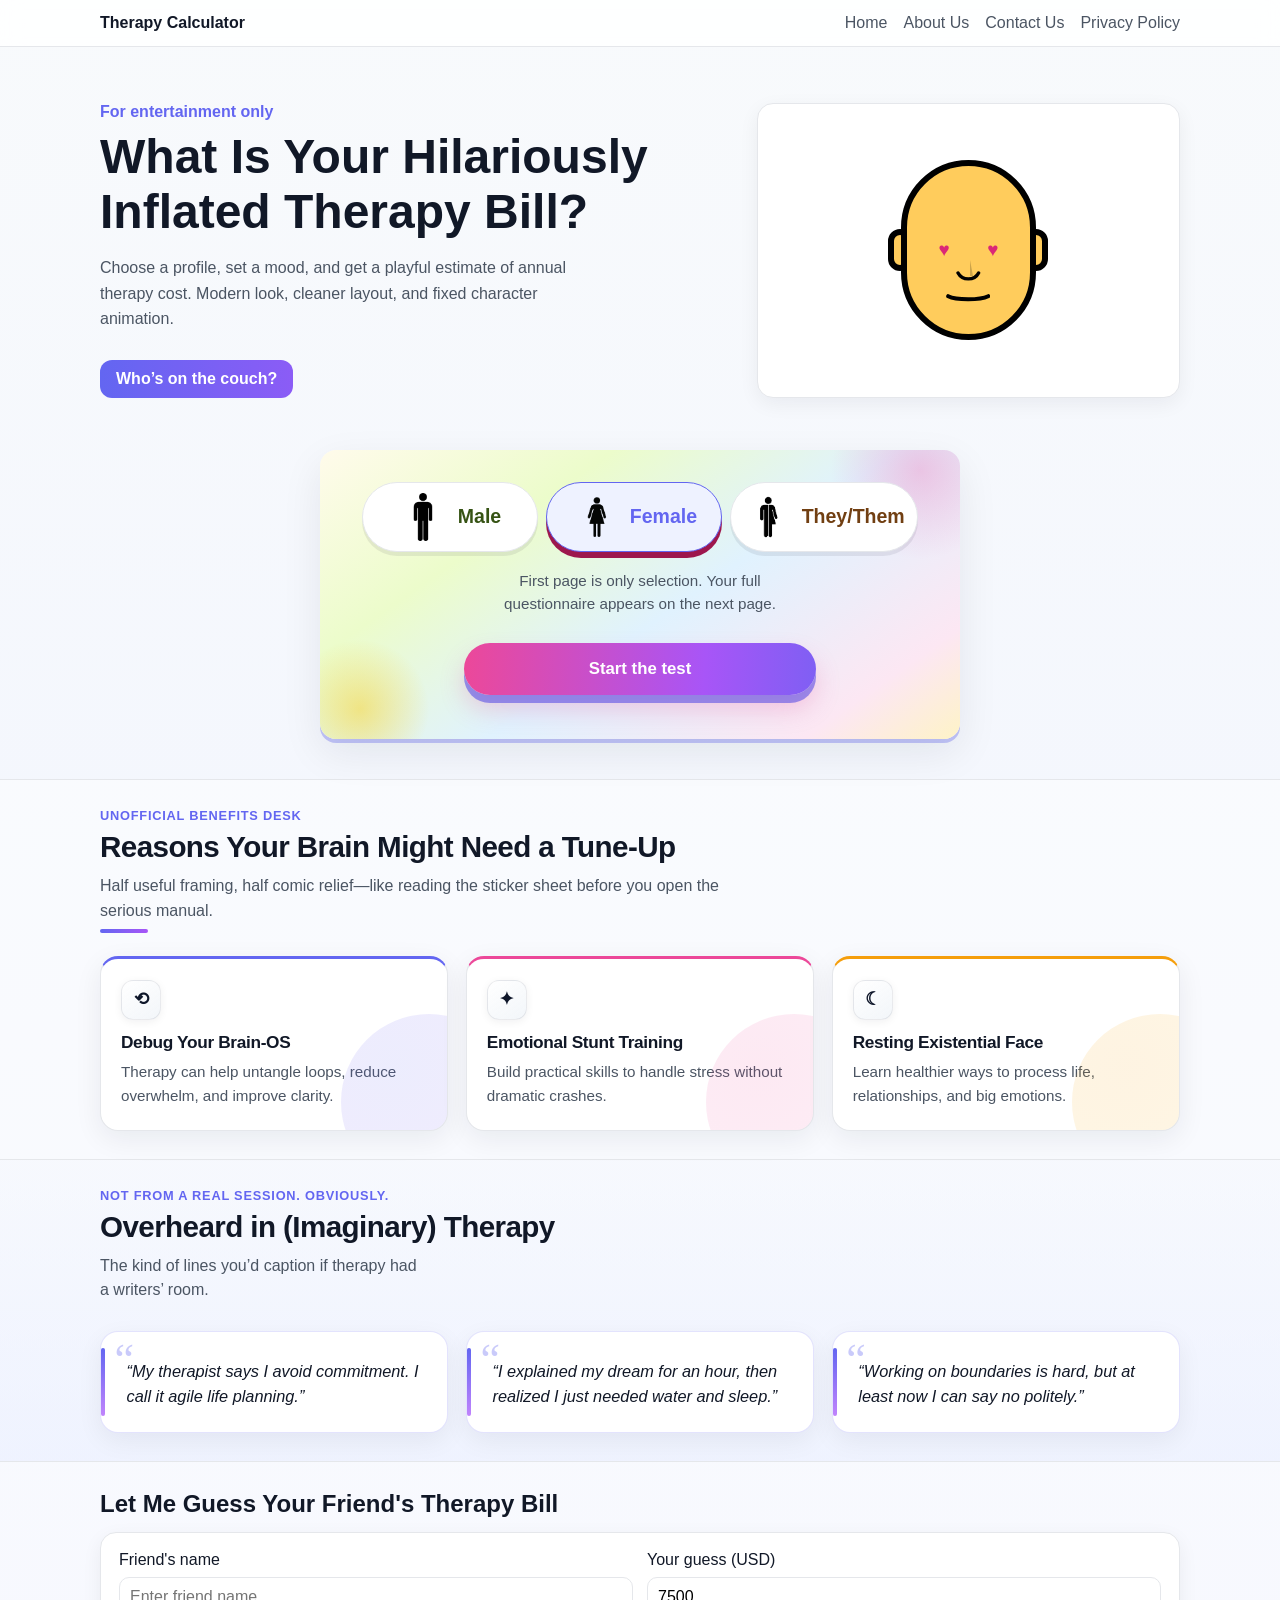
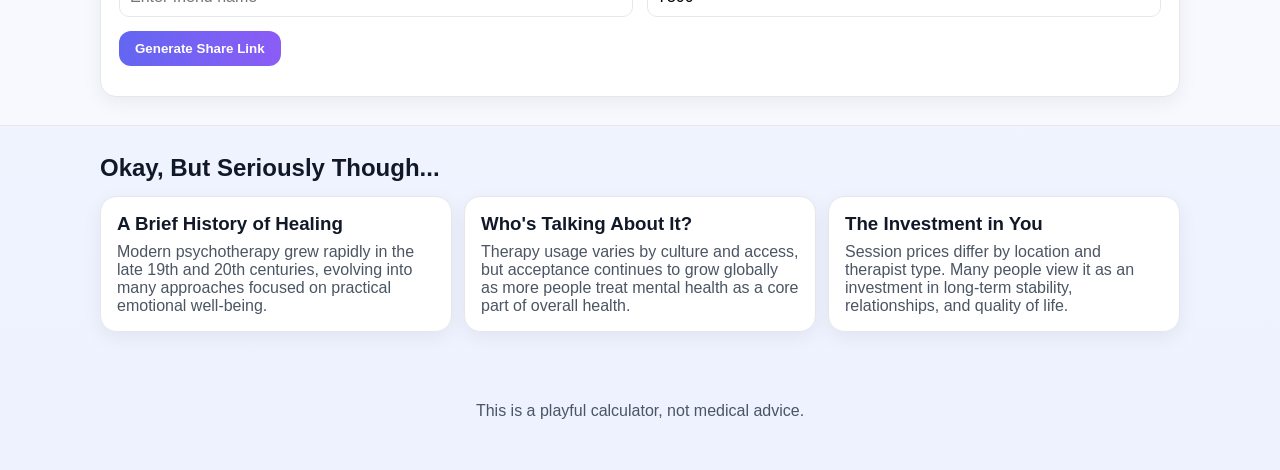
<file: index.html>
<!doctype html>
<html lang="en">
  <head>
    <meta charset="UTF-8" />
    <meta name="viewport" content="width=device-width, initial-scale=1.0" />
    <title>Therapy Calculator</title>
    <meta name="description" content="A playful therapy cost calculator with animated character moods." />
    <link rel="stylesheet" href="./styles.css?v=20260330-33" />
    <script defer src="./app.js?v=20260330-33"></script>
  </head>
  <body>
    <header class="site-header">
      <div class="container nav">
        <a class="logo" href="./">Therapy Calculator</a>
        <nav class="nav-links">
          <a href="./index.html">Home</a>
          <a href="./about.html">About Us</a>
          <a href="./contact.html">Contact Us</a>
          <a href="./privacy-policy.html">Privacy Policy</a>
        </nav>
      </div>
    </header>

    <main>
      <section class="hero">
        <div class="container hero-grid">
          <div class="hero-copy">
            <p class="eyebrow">For entertainment only</p>
            <h1>What Is Your Hilariously Inflated Therapy Bill?</h1>
            <p class="lead">
              Choose a profile, set a mood, and get a playful estimate of annual therapy cost.
              Modern look, cleaner layout, and fixed character animation.
            </p>
            <a class="btn btn-primary" href="#calculator">Who’s on the couch?</a>
          </div>

          <div class="hero-card" id="character-card">
            <div class="hero-avatar-wrap">
              <div class="face female" id="face">
                <div class="ears" aria-hidden="true"></div>
                <div class="face__wrap">
                  <div class="eyes eyes--heart" id="eyes"></div>
                  <div class="nose" aria-hidden="true">
                    <svg xmlns="http://www.w3.org/2000/svg" width="29" height="12" viewBox="0 0 29 12">
                      <g fill="none" fill-rule="evenodd" stroke-linecap="round">
                        <g stroke-width="4">
                          <path d="M2.4 2.5C4.6 6.6 9.1 9.4 14.4 9.4L14.4 9.4C19.8 9.4 24.3 6.5 26.4 2.4" />
                        </g>
                      </g>
                    </svg>
                  </div>
                  <div class="mouth" aria-hidden="true">
                    <svg xmlns="http://www.w3.org/2000/svg" width="44" height="8" viewBox="0 0 44 8">
                      <g fill="none" fill-rule="evenodd" stroke-linecap="round">
                        <g stroke-width="4">
                          <path d="M2.2 2.2C5.7 4 13.3 5.2 22.1 5.2L22.1 5.2C31 5.2 38.7 3.9 42.2 2.2" />
                        </g>
                      </g>
                    </svg>
                  </div>
                </div>
              </div>
            </div>
            <p class="face-caption sr-only" id="face-caption">Therapist avatar (woman)</p>
          </div>
        </div>
      </section>

      <section id="calculator" class="section gender-pick-section">
        <div class="container container--narrow">
          <div class="panel gender-pick-panel">
            <fieldset class="quiz-intro gender-pick-fieldset">
              <legend class="sr-only">Pick a gender, then start the test</legend>
              <div class="chips gender-chips" role="radiogroup" aria-label="Pick a gender">
                <button class="chip chip-gender chip-gender--male" data-gender="male" type="button">
                  <img
                    class="gender-icon"
                    src="./assets/gender-icons/male.png"
                    width="48"
                    height="48"
                    alt=""
                  />
                  <span>Male</span>
                </button>
                <button class="chip chip-gender chip-gender--female active" data-gender="female" type="button">
                  <img
                    class="gender-icon"
                    src="./assets/gender-icons/female.png"
                    width="48"
                    height="48"
                    alt=""
                  />
                  <span>Female</span>
                </button>
                <button class="chip chip-gender chip-gender--other" data-gender="other" type="button">
                  <img
                    class="gender-icon"
                    src="./assets/gender-icons/other.png"
                    width="48"
                    height="48"
                    alt=""
                  />
                  <span>They/Them</span>
                </button>
              </div>
              <p class="quiz-hint quiz-hint--center">
                First page is only selection. Your full questionnaire appears on the next page.
              </p>
              <button id="start-test-btn" class="btn btn-start-test" type="button">Start the test</button>
            </fieldset>
          </div>
        </div>
      </section>

      <section id="why" class="section alt section-tuneup">
        <div class="container">
          <header class="section-head section-head--tuneup">
            <p class="section-kicker">Unofficial benefits desk</p>
            <h2>Reasons Your Brain Might Need a Tune-Up</h2>
            <p class="section-lede">
              Half useful framing, half comic relief—like reading the sticker sheet before you open the serious manual.
            </p>
          </header>
          <div class="feature-grid">
            <article class="feature-card feature-card--indigo">
              <span class="feature-card__glyph" aria-hidden="true">⟲</span>
              <h3>Debug Your Brain-OS</h3>
              <p>Therapy can help untangle loops, reduce overwhelm, and improve clarity.</p>
            </article>
            <article class="feature-card feature-card--rose">
              <span class="feature-card__glyph" aria-hidden="true">✦</span>
              <h3>Emotional Stunt Training</h3>
              <p>Build practical skills to handle stress without dramatic crashes.</p>
            </article>
            <article class="feature-card feature-card--amber">
              <span class="feature-card__glyph" aria-hidden="true">☾</span>
              <h3>Resting Existential Face</h3>
              <p>Learn healthier ways to process life, relationships, and big emotions.</p>
            </article>
          </div>
        </div>
      </section>

      <section id="quotes" class="section section-quotes">
        <div class="container">
          <header class="section-head section-head--quotes">
            <p class="section-kicker">Not from a real session. Obviously.</p>
            <h2>Overheard in (Imaginary) Therapy</h2>
            <p class="section-lede">The kind of lines you’d caption if therapy had a writers’ room.</p>
          </header>
          <div class="quote-grid">
            <blockquote class="quote-tile">
              <p>“My therapist says I avoid commitment. I call it agile life planning.”</p>
            </blockquote>
            <blockquote class="quote-tile">
              <p>“I explained my dream for an hour, then realized I just needed water and sleep.”</p>
            </blockquote>
            <blockquote class="quote-tile">
              <p>“Working on boundaries is hard, but at least now I can say no politely.”</p>
            </blockquote>
          </div>
        </div>
      </section>

      <section id="share" class="section alt">
        <div class="container">
          <h2>Let Me Guess Your Friend's Therapy Bill</h2>
          <div class="panel">
            <div class="grid-2">
              <label>
                Friend's name
                <input id="friend-name" type="text" placeholder="Enter friend name" />
              </label>
              <label>
                Your guess (USD)
                <input id="friend-guess" type="number" min="100" max="200000" value="7500" />
              </label>
            </div>
            <button id="generate-link" class="btn btn-primary btn-inline" type="button">Generate Share Link</button>
            <p class="share-output" id="share-output"></p>
          </div>
        </div>
      </section>

      <section id="serious" class="section">
        <div class="container">
          <h2>Okay, But Seriously Though...</h2>
          <div class="cards">
            <article class="card">
              <h3>A Brief History of Healing</h3>
              <p>
                Modern psychotherapy grew rapidly in the late 19th and 20th centuries, evolving into
                many approaches focused on practical emotional well-being.
              </p>
            </article>
            <article class="card">
              <h3>Who's Talking About It?</h3>
              <p>
                Therapy usage varies by culture and access, but acceptance continues to grow globally as
                more people treat mental health as a core part of overall health.
              </p>
            </article>
            <article class="card">
              <h3>The Investment in You</h3>
              <p>
                Session prices differ by location and therapist type. Many people view it as an
                investment in long-term stability, relationships, and quality of life.
              </p>
            </article>
          </div>
        </div>
      </section>
    </main>

    <footer class="site-footer">
      <div class="container">
        <p>This is a playful calculator, not medical advice.</p>
      </div>
    </footer>
  </body>
</html>
</file>
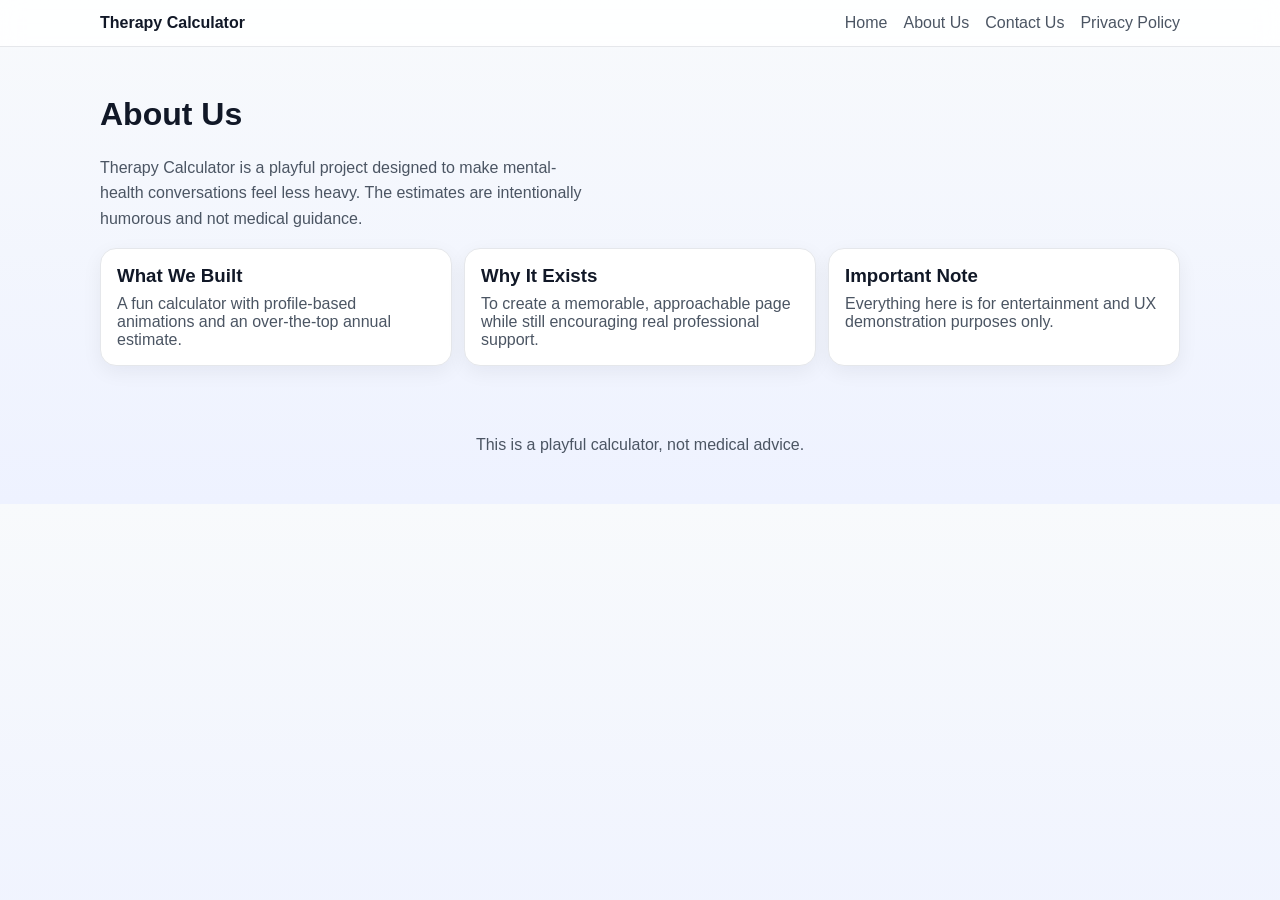
<file: about.html>
<!doctype html>
<html lang="en">
  <head>
    <meta charset="UTF-8" />
    <meta name="viewport" content="width=device-width, initial-scale=1.0" />
    <title>About Us | Therapy Calculator</title>
    <link rel="stylesheet" href="./styles.css?v=20260330-33" />
  </head>
  <body>
    <header class="site-header">
      <div class="container nav">
        <a class="logo" href="./index.html">Therapy Calculator</a>
        <nav class="nav-links">
          <a href="./index.html">Home</a>
          <a href="./about.html">About Us</a>
          <a href="./contact.html">Contact Us</a>
          <a href="./privacy-policy.html">Privacy Policy</a>
        </nav>
      </div>
    </header>

    <main class="section">
      <div class="container">
        <h1>About Us</h1>
        <p class="lead">
          Therapy Calculator is a playful project designed to make mental-health conversations feel less heavy.
          The estimates are intentionally humorous and not medical guidance.
        </p>

        <div class="cards mt-12">
          <article class="card">
            <h3>What We Built</h3>
            <p>A fun calculator with profile-based animations and an over-the-top annual estimate.</p>
          </article>
          <article class="card">
            <h3>Why It Exists</h3>
            <p>To create a memorable, approachable page while still encouraging real professional support.</p>
          </article>
          <article class="card">
            <h3>Important Note</h3>
            <p>Everything here is for entertainment and UX demonstration purposes only.</p>
          </article>
        </div>
      </div>
    </main>

    <footer class="site-footer">
      <div class="container">
        <p>This is a playful calculator, not medical advice.</p>
      </div>
    </footer>
  </body>
</html>
</file>
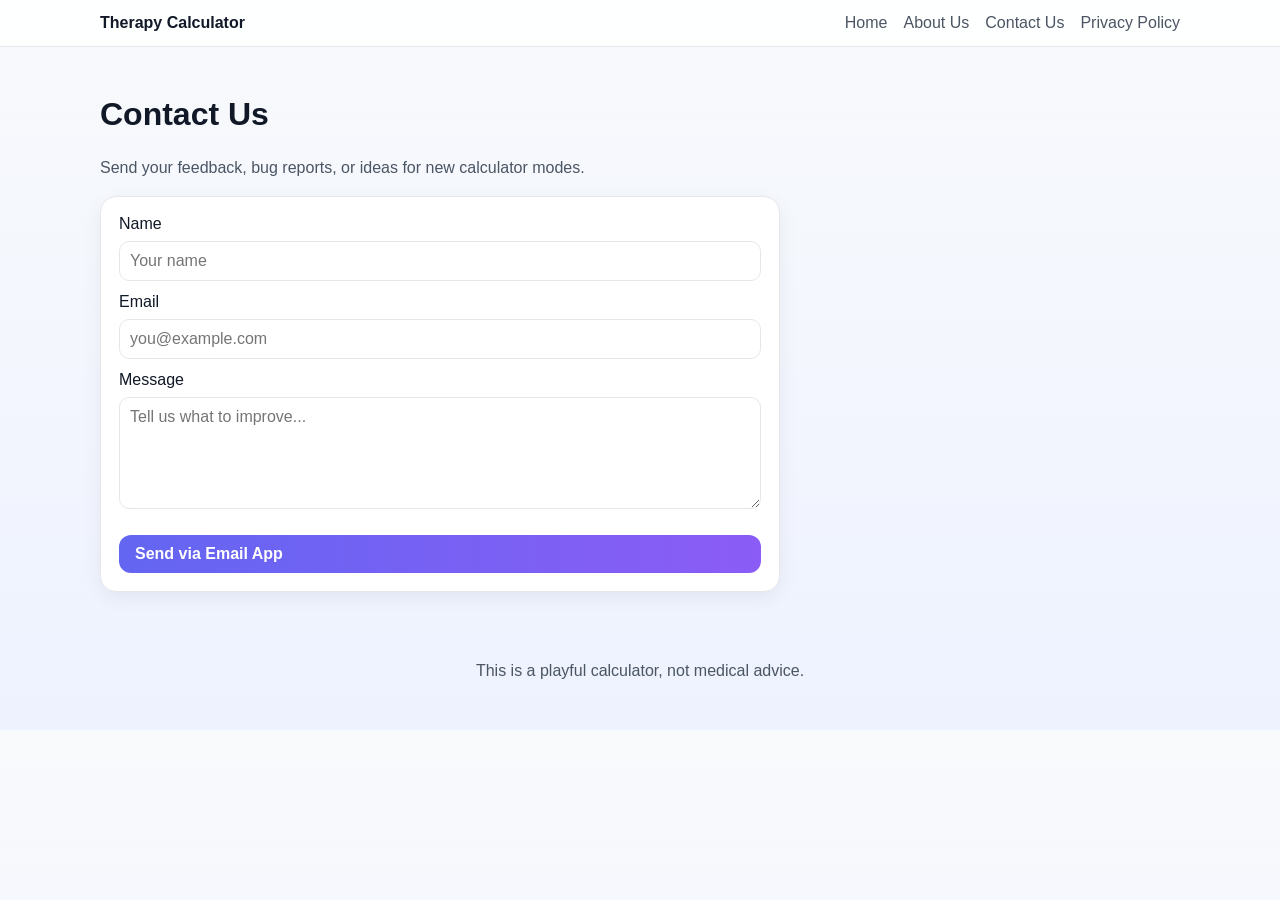
<file: contact.html>
<!doctype html>
<html lang="en">
  <head>
    <meta charset="UTF-8" />
    <meta name="viewport" content="width=device-width, initial-scale=1.0" />
    <title>Contact Us | Therapy Calculator</title>
    <link rel="stylesheet" href="./styles.css?v=20260330-33" />
  </head>
  <body>
    <header class="site-header">
      <div class="container nav">
        <a class="logo" href="./index.html">Therapy Calculator</a>
        <nav class="nav-links">
          <a href="./index.html">Home</a>
          <a href="./about.html">About Us</a>
          <a href="./contact.html">Contact Us</a>
          <a href="./privacy-policy.html">Privacy Policy</a>
        </nav>
      </div>
    </header>

    <main class="section">
      <div class="container">
        <h1>Contact Us</h1>
        <p class="lead">Send your feedback, bug reports, or ideas for new calculator modes.</p>

        <div class="panel contact-panel">
          <label>
            Name
            <input type="text" placeholder="Your name" />
          </label>
          <label>
            Email
            <input type="email" placeholder="you@example.com" />
          </label>
          <label>
            Message
            <textarea rows="5" placeholder="Tell us what to improve..."></textarea>
          </label>
          <a class="btn btn-primary btn-inline" href="mailto:hello@therapycalculator.me">Send via Email App</a>
        </div>
      </div>
    </main>

    <footer class="site-footer">
      <div class="container">
        <p>This is a playful calculator, not medical advice.</p>
      </div>
    </footer>
  </body>
</html>
</file>
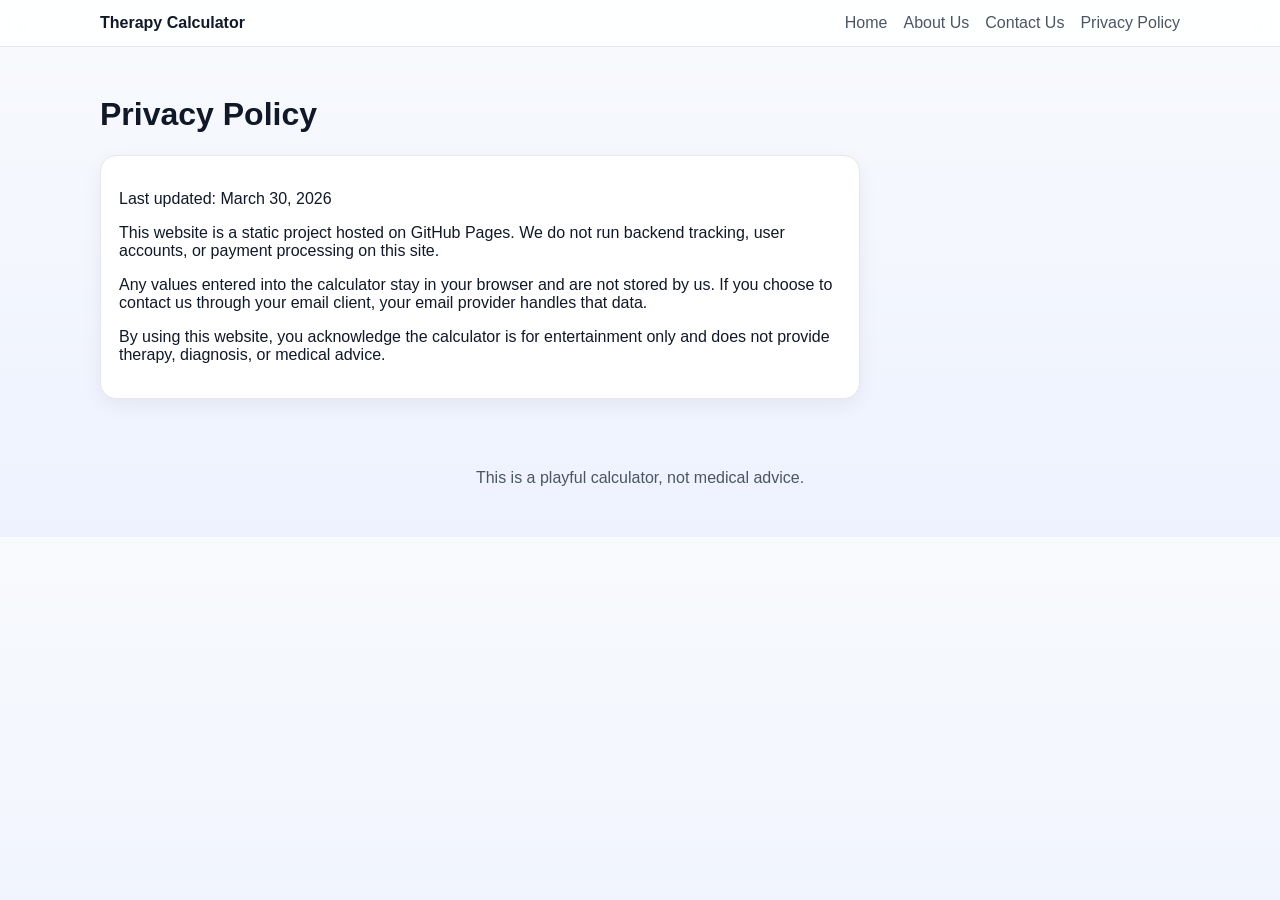
<file: privacy-policy.html>
<!doctype html>
<html lang="en">
  <head>
    <meta charset="UTF-8" />
    <meta name="viewport" content="width=device-width, initial-scale=1.0" />
    <title>Privacy Policy | Therapy Calculator</title>
    <link rel="stylesheet" href="./styles.css?v=20260330-33" />
  </head>
  <body>
    <header class="site-header">
      <div class="container nav">
        <a class="logo" href="./index.html">Therapy Calculator</a>
        <nav class="nav-links">
          <a href="./index.html">Home</a>
          <a href="./about.html">About Us</a>
          <a href="./contact.html">Contact Us</a>
          <a href="./privacy-policy.html">Privacy Policy</a>
        </nav>
      </div>
    </header>

    <main class="section">
      <div class="container">
        <h1>Privacy Policy</h1>
        <div class="panel policy">
          <p>Last updated: March 30, 2026</p>
          <p>
            This website is a static project hosted on GitHub Pages. We do not run backend tracking,
            user accounts, or payment processing on this site.
          </p>
          <p>
            Any values entered into the calculator stay in your browser and are not stored by us.
            If you choose to contact us through your email client, your email provider handles that data.
          </p>
          <p>
            By using this website, you acknowledge the calculator is for entertainment only and does not
            provide therapy, diagnosis, or medical advice.
          </p>
        </div>
      </div>
    </main>

    <footer class="site-footer">
      <div class="container">
        <p>This is a playful calculator, not medical advice.</p>
      </div>
    </footer>
  </body>
</html>
</file>
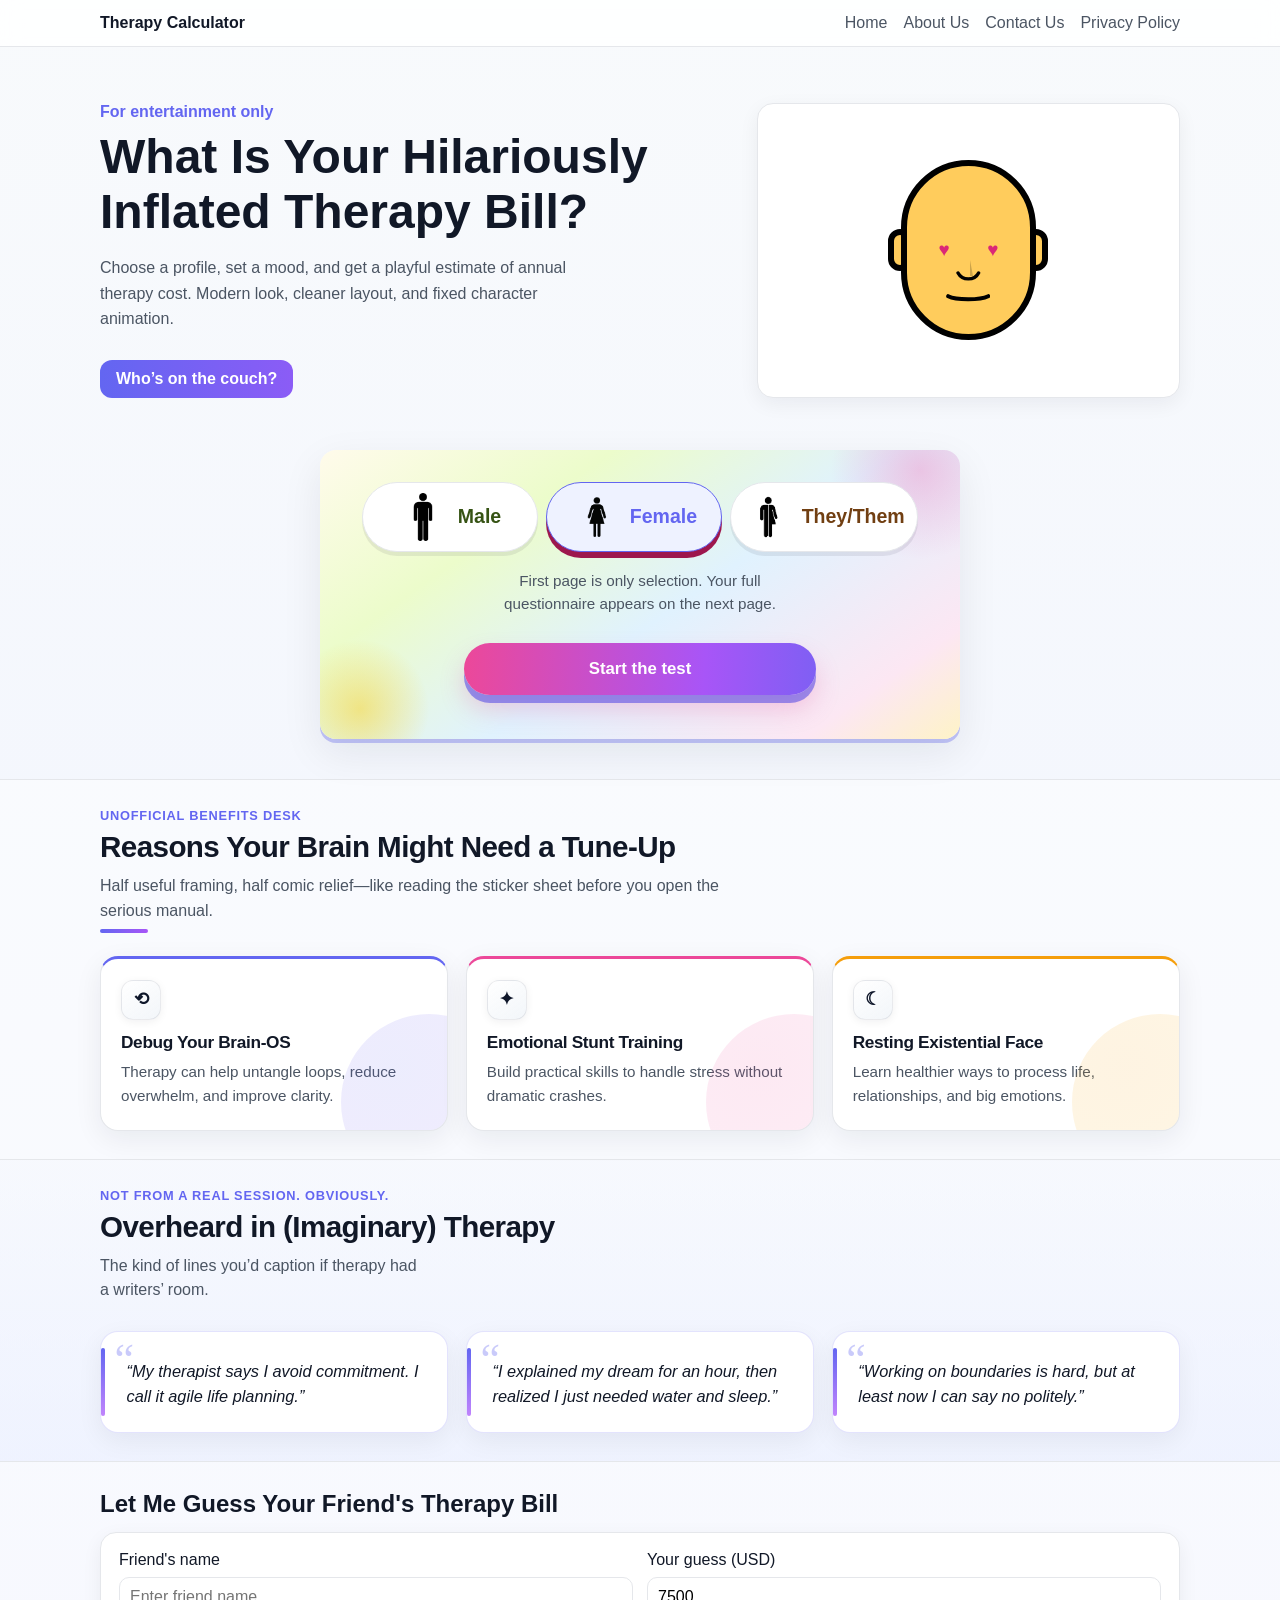
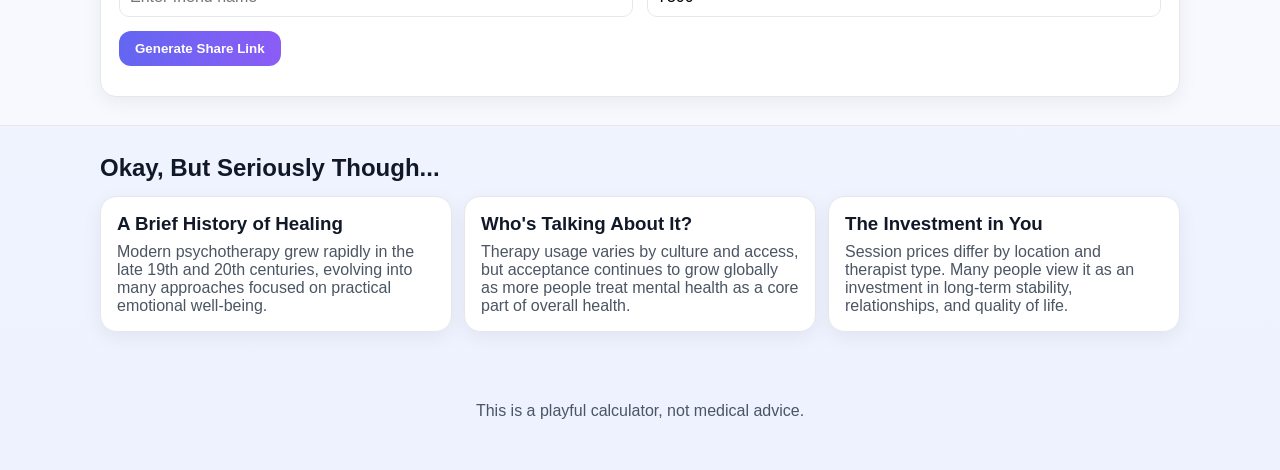
<file: questions.html>
<!doctype html>
<html lang="en">
  <head>
    <meta charset="UTF-8" />
    <meta name="viewport" content="width=device-width, initial-scale=1.0" />
    <title>Questions | Therapy Calculator</title>
    <link rel="stylesheet" href="./styles.css?v=20260330-33" />
    <script src="./questions-data.js?v=20260330-33"></script>
    <script defer src="./app.js?v=20260330-33"></script>
  </head>
  <body>
    <header class="site-header">
      <div class="container nav">
        <a class="logo" href="./index.html">Therapy Calculator</a>
        <nav class="nav-links">
          <a href="./index.html">Home</a>
          <a href="./about.html">About Us</a>
          <a href="./contact.html">Contact Us</a>
          <a href="./privacy-policy.html">Privacy Policy</a>
        </nav>
      </div>
    </header>

    <main class="section">
      <div class="container">
        <h2>Your Questions</h2>
        <div class="panel">
          <fieldset class="quiz-intro">
            <legend>Selected profile</legend>
            <p id="selected-gender-label" class="quiz-hint">Loading selected gender...</p>
            <p class="quiz-hint">Gender is locked for this run. Go back to Home to choose a different profile.</p>
          </fieldset>

          <div id="quiz-fields" class="quiz-fields" aria-live="polite"></div>
          <button id="reveal-bill" class="btn btn-primary btn-inline" type="button">Reveal my therapy bill</button>
          <p id="result-note" class="result-note quiz-hint--center">
            Answer everything, then tap reveal — you’ll get a countdown, confetti, and a celebratory therapist moment
            (still not real pricing).
          </p>
        </div>
      </div>
    </main>
  </body>
</html>
</file>
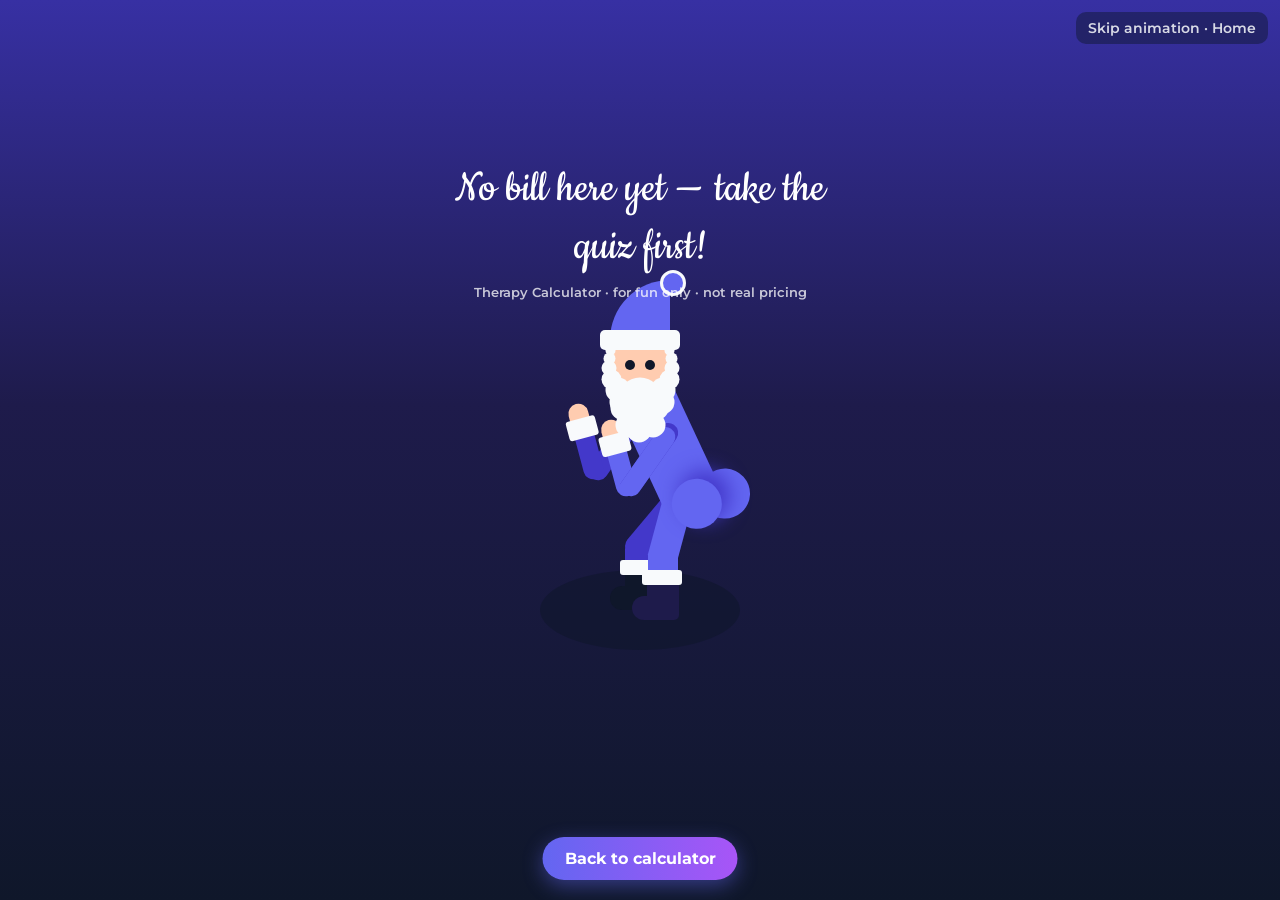
<file: reveal.html>
<!doctype html>
<html lang="en">
  <head>
    <meta charset="UTF-8" />
    <meta name="viewport" content="width=device-width, initial-scale=1.0" />
    <title>Your bill is in | Therapy Calculator</title>
    <meta name="robots" content="noindex" />
    <link rel="preconnect" href="https://fonts.googleapis.com" />
    <link rel="preconnect" href="https://fonts.gstatic.com" crossorigin />
    <link
      href="https://fonts.googleapis.com/css2?family=Cookie&family=Montserrat:ital,wght@0,400;0,700;0,900;1,400&display=swap"
      rel="stylesheet"
    />
    <link rel="stylesheet" href="./reveal.css?v=20260330-33" />
  </head>
  <body class="reveal-page">
    <a class="reveal-skip" href="./index.html">Skip animation · Home</a>

    <div class="reveal-stage" aria-hidden="true">
      <h1 class="ml4" aria-hidden="true">
        <span class="letters letters-1">3</span>
        <span class="letters letters-2">2</span>
        <span class="letters letters-3">1</span>
      </h1>

      <div id="text" aria-live="polite">
        <p id="reveal-bill-line">—</p>
        <p class="reveal-sub">Therapy Calculator · for fun only · not real pricing</p>
      </div>

      <div id="bg"></div>
      <div id="shadow"></div>

      <div id="hat"></div>
      <div class="twerk-eye"></div>
      <div class="twerk-eye twerk-eye-2" id="ey2"></div>
      <div id="head"></div>
      <div id="beard">
        <div data-p="a"></div>
        <div data-p="b"></div>
        <div data-p="c"></div>
        <div data-p="d"></div>
        <div data-p="e"></div>
        <div data-p="f"></div>
        <div data-p="g"></div>
        <div data-p="h"></div>
        <div data-p="i"></div>
      </div>
      <div id="top-body"></div>
      <div id="hand1">
        <div class="top"></div>
        <div class="medium"></div>
        <div class="bottom"></div>
      </div>
      <div id="hand2">
        <div class="top"></div>
        <div class="medium"></div>
        <div class="bottom"></div>
      </div>
      <div id="ass">
        <div></div>
        <div></div>
      </div>
      <div id="legs">
        <div class="leg-1-top"></div>
        <div class="leg-1-bottom"></div>
        <div class="leg-2-top"></div>
        <div class="leg-2-bottom"></div>
      </div>
      <div id="boots1"></div>
      <div id="boots2"></div>
    </div>

    <p class="reveal-actions">
      <a class="reveal-btn" href="./index.html">Back to calculator</a>
    </p>

    <script src="./assets/vendor/anime.min.js?v=20260330-33"></script>
    <script src="./assets/vendor/confetti.browser.min.js?v=20260330-33"></script>
    <script src="./reveal.js?v=20260330-33" defer></script>
  </body>
</html>
</file>
<file: styles.css>
:root {
  --bg: #f8fafc;
  --card: #ffffff;
  --text: #111827;
  --muted: #4b5563;
  --brand: #6366f1;
  --brand-2: #22c55e;
  --border: #e5e7eb;
  --radius: 16px;
}

* {
  box-sizing: border-box;
}

body {
  margin: 0;
  font-family: Inter, -apple-system, BlinkMacSystemFont, "Segoe UI", sans-serif;
  color: var(--text);
  background: linear-gradient(180deg, #f8fafc 0%, #eef2ff 100%);
}

.container {
  width: min(1080px, 92%);
  margin: 0 auto;
}

.container--narrow {
  width: min(640px, 92%);
}

.site-header {
  position: sticky;
  top: 0;
  z-index: 20;
  background: rgba(255, 255, 255, 0.85);
  backdrop-filter: blur(10px);
  border-bottom: 1px solid var(--border);
}

.nav {
  display: flex;
  justify-content: space-between;
  align-items: center;
  padding: 14px 0;
}

.logo {
  font-weight: 700;
  text-decoration: none;
  color: var(--text);
}

.nav-links {
  display: flex;
  gap: 16px;
}

.nav-links a {
  color: var(--muted);
  text-decoration: none;
}

.hero {
  padding: 56px 0 24px;
}

.hero-grid {
  display: grid;
  gap: 22px;
  grid-template-columns: 1.2fr 0.8fr;
}

.hero-copy h1 {
  font-size: clamp(1.8rem, 4vw, 3rem);
  margin: 8px 0 10px;
}

.eyebrow {
  color: var(--brand);
  font-weight: 600;
  margin: 0;
}

.lead {
  color: var(--muted);
  line-height: 1.6;
  max-width: 56ch;
}

.btn {
  display: inline-block;
  margin-top: 12px;
  padding: 10px 16px;
  border-radius: 12px;
  text-decoration: none;
  font-weight: 600;
}

.btn-primary {
  background: linear-gradient(90deg, var(--brand), #8b5cf6);
  color: #fff;
}

.btn-inline {
  margin-top: 14px;
  border: 0;
  cursor: pointer;
}

.hero-card,
.panel,
.card {
  background: var(--card);
  border: 1px solid var(--border);
  border-radius: var(--radius);
  box-shadow: 0 6px 20px rgba(15, 23, 42, 0.06);
}

.hero-card {
  padding: 20px;
  display: grid;
  place-items: center;
  gap: 12px;
}

.hero-avatar-wrap {
  position: relative;
  width: 10em;
  height: 11.25em;
}

.hero-avatar-wrap .face,
.hero-avatar-wrap .face *,
.hero-avatar-wrap .face *::before,
.hero-avatar-wrap .face *::after {
  box-sizing: border-box;
}

.hero-avatar-wrap .face {
  font-size: 1rem;
  position: absolute;
  left: 50%;
  top: 50%;
  width: 10em;
  height: 11.25em;
  transform: translate3d(-50%, -50%, 0);
  flex-shrink: 0;
  background: none;
  border: none;
  border-radius: 0;
  overflow: visible;
}

.hero-avatar-wrap .face__wrap {
  width: 8.475em;
  height: 100%;
  position: relative;
  background-color: #ffcc5c;
  border: 0.375em solid #000;
  border-radius: 8em;
  animation: look_shadow 2s ease-in-out infinite;
  margin: 0 auto;
  z-index: 1;
}

.hero-avatar-wrap .face__wrap svg {
  width: 100%;
  height: 100%;
  stroke: #000;
  fill: none;
}

.hero-avatar-wrap .ears {
  width: 100%;
  height: 100%;
  position: absolute;
  left: 0;
  top: 0;
  animation: look_ears 2s ease-in-out infinite reverse;
  pointer-events: none;
}

.hero-avatar-wrap .ears::before,
.hero-avatar-wrap .ears::after {
  content: "";
  display: block;
  position: absolute;
  width: 1.5em;
  height: 2.625em;
  top: 50%;
  transform: translateY(-50%);
  background-color: #ffcc5c;
  border: 0.375em solid #000;
  border-radius: 1.5em;
  animation: look_shadow 2s ease-in-out infinite;
  z-index: 0;
}

.hero-avatar-wrap .ears::before {
  left: 0;
}

.hero-avatar-wrap .ears::after {
  right: 0;
}

.hero-avatar-wrap .eyes {
  animation: look 2s ease-in-out infinite;
  height: 100%;
  position: relative;
  pointer-events: none;
}

.hero-avatar-wrap .eyes::before,
.hero-avatar-wrap .eyes::after {
  content: "";
  display: block;
  position: absolute;
  top: 50%;
  transform: translateY(-50%);
  animation: blink 7s ease-in-out infinite;
}

.hero-avatar-wrap .eyes--heart::before,
.hero-avatar-wrap .eyes--heart::after,
.hero-avatar-wrap .eyes--dollar::before,
.hero-avatar-wrap .eyes--dollar::after {
  animation: blink-big 7s ease-in-out infinite;
}

.hero-avatar-wrap .eyes--basic::before,
.hero-avatar-wrap .eyes--basic::after {
  width: 0.75em;
  height: 1.125em;
  background-color: #000;
  border-radius: 1.5em;
}

.hero-avatar-wrap .eyes--basic::before {
  left: 24%;
}

.hero-avatar-wrap .eyes--basic::after {
  right: 24%;
}

.hero-avatar-wrap .eyes--heart::before,
.hero-avatar-wrap .eyes--heart::after {
  content: "\2665";
  width: 1.35em;
  height: 1.45em;
  background: none;
  border-radius: 0;
  font-size: 1.18em;
  line-height: 1.45em;
  text-align: center;
  color: #db2777;
  font-family: Georgia, "Times New Roman", serif;
}

.hero-avatar-wrap .eyes--heart::before {
  left: 20%;
}

.hero-avatar-wrap .eyes--heart::after {
  right: 20%;
}

.hero-avatar-wrap .eyes--dollar::before,
.hero-avatar-wrap .eyes--dollar::after {
  content: "$";
  width: 1.1em;
  height: 1.45em;
  background: none;
  border-radius: 0;
  color: #15803d;
  font-weight: 800;
  font-size: 1.15em;
  font-family: ui-monospace, SFMono-Regular, Menlo, monospace;
  line-height: 1.45em;
  text-align: center;
}

.hero-avatar-wrap .eyes--dollar::before {
  left: 22%;
}

.hero-avatar-wrap .eyes--dollar::after {
  right: 22%;
}

.hero-avatar-wrap .nose {
  width: 1.55em;
  height: 0.75em;
  position: absolute;
  left: calc(50% - 0.75em);
  bottom: 3.375em;
  animation: look 2s ease-in-out infinite;
}

.hero-avatar-wrap .nose::before {
  content: "";
  display: block;
  position: absolute;
  width: 0;
  height: 0;
  bottom: 0.275em;
  right: 0;
  border-top: 1em solid transparent;
  border-right: 0.5em solid transparent;
  border-left: 0.2em solid rgba(0, 0, 0, 0.2);
  animation: look_shadow__nose 2s ease-in-out infinite;
}

.hero-avatar-wrap .mouth {
  width: 2.75em;
  height: 0.5em;
  position: absolute;
  left: calc(50% - 1.375em);
  bottom: 2.4em;
  animation: look_mouth 2s ease-in-out infinite;
}

@keyframes look {
  0% {
    transform: translateY(1em);
  }
  50% {
    transform: translateY(-1.5em);
  }
  100% {
    transform: translateY(1em);
  }
}

@keyframes look_mouth {
  0% {
    transform: translateY(0.75em);
  }
  50% {
    transform: translateY(-1.4em);
  }
  100% {
    transform: translateY(0.75em);
  }
}

@keyframes look_ears {
  0% {
    transform: translateY(-1em);
  }
  50% {
    transform: translateY(0.75em);
  }
  100% {
    transform: translateY(-1em);
  }
}

@keyframes look_shadow {
  0% {
    box-shadow: inset -0.5em 0.5em 0 rgba(0, 0, 0, 0.2);
  }
  50% {
    box-shadow: inset -0.5em -0.5em 0 rgba(0, 0, 0, 0.2);
  }
  100% {
    box-shadow: inset -0.5em 0.5em 0 rgba(0, 0, 0, 0.2);
  }
}

@keyframes look_shadow__nose {
  0% {
    border-bottom: 1.75em solid rgba(0, 0, 0, 0.2);
  }
  50% {
    border-bottom: 1em solid rgba(0, 0, 0, 0.2);
  }
  100% {
    border-bottom: 1.75em solid rgba(0, 0, 0, 0.2);
  }
}

@keyframes blink {
  0% {
    height: 1.125em;
  }
  1% {
    height: 0.2em;
  }
  2% {
    height: 1.125em;
  }
  10% {
    height: 1.125em;
  }
  11% {
    height: 0.2em;
  }
  12% {
    height: 1.125em;
  }
  100% {
    height: 1.125em;
  }
}

@keyframes blink-big {
  0% {
    height: 1.45em;
  }
  1% {
    height: 0.28em;
  }
  2% {
    height: 1.45em;
  }
  10% {
    height: 1.45em;
  }
  11% {
    height: 0.28em;
  }
  12% {
    height: 1.45em;
  }
  100% {
    height: 1.45em;
  }
}

.face-caption {
  margin: 0;
  color: var(--muted);
  font-size: 0.95rem;
  text-align: center;
}

.sr-only {
  position: absolute;
  width: 1px;
  height: 1px;
  padding: 0;
  margin: -1px;
  overflow: hidden;
  clip: rect(0, 0, 0, 0);
  white-space: nowrap;
  border: 0;
}

.section {
  padding: 28px 0;
}

.section h2 {
  margin: 0 0 14px;
}

.alt {
  background: rgba(255, 255, 255, 0.5);
  border-top: 1px solid var(--border);
  border-bottom: 1px solid var(--border);
}

.panel {
  padding: 18px;
}

.gender-pick-section {
  padding-bottom: 40px;
}

.gender-pick-panel {
  position: relative;
  overflow: hidden;
  padding: 2rem 1.25rem 1.75rem;
  border: 0;
  background: linear-gradient(
    145deg,
    #fffbeb 0%,
    #ecfccb 28%,
    #e0f2fe 55%,
    #fce7f3 85%,
    #fef3c7 100%
  );
  box-shadow:
    0 14px 40px rgba(15, 23, 42, 0.08),
    0 4px 0 rgba(99, 102, 241, 0.35);
}

.gender-pick-panel::before,
.gender-pick-panel::after {
  content: "";
  position: absolute;
  border-radius: 50%;
  pointer-events: none;
  z-index: 0;
}

.gender-pick-panel::before {
  width: 180px;
  height: 180px;
  background: radial-gradient(circle, rgba(244, 114, 182, 0.35) 0%, transparent 70%);
  top: -70px;
  right: -50px;
}

.gender-pick-panel::after {
  width: 140px;
  height: 140px;
  background: radial-gradient(circle, rgba(250, 204, 21, 0.45) 0%, transparent 70%);
  bottom: -40px;
  left: -30px;
}

.gender-pick-fieldset {
  position: relative;
  z-index: 1;
  align-items: center;
}

.gender-chips {
  justify-content: center;
  flex-wrap: wrap;
  gap: 18px;
  width: 100%;
}

.chip-gender {
  display: inline-flex;
  align-items: center;
  justify-content: center;
  gap: 0.65rem;
  border-width: 3px;
  border-style: solid;
  padding: 1.2rem 2rem;
  font-size: 1.22rem;
  font-weight: 700;
  border-radius: 999px;
  min-width: 11rem;
  cursor: pointer;
  transition: transform 0.15s ease, box-shadow 0.15s ease;
  box-shadow: 0 4px 0 rgba(15, 23, 42, 0.08);
}

.gender-icon {
  width: 3rem;
  height: 3rem;
  object-fit: contain;
  flex-shrink: 0;
  display: block;
  pointer-events: none;
  user-select: none;
}

.selected-profile-row {
  display: inline-flex;
  align-items: center;
  gap: 0.6rem;
  font-weight: 600;
  font-size: 1.05rem;
  color: var(--text);
}

.gender-icon--profile {
  width: 2.25rem;
  height: 2.25rem;
}

.chip-gender:hover {
  transform: translateY(-2px);
}

.chip-gender:active {
  transform: translateY(1px);
}

.chip-gender--male {
  background: #ecfccb;
  border-color: #a3e635;
  color: #365314;
}

.chip-gender--male.active {
  background: linear-gradient(180deg, #d9f99d 0%, #84cc16 100%);
  border-color: #4d7c0f;
  color: #14532d;
  box-shadow: 0 6px 0 #3f6212;
}

.chip-gender--female {
  background: #fce7f3;
  border-color: #f472b6;
  color: #831843;
}

.chip-gender--female.active {
  background: linear-gradient(180deg, #fbcfe8 0%, #ec4899 100%);
  border-color: #be185d;
  color: #500724;
  box-shadow: 0 6px 0 #9d174d;
}

.chip-gender--other {
  background: #fef9c3;
  border-color: #facc15;
  color: #713f12;
}

.chip-gender--other.active {
  background: linear-gradient(180deg, #fef08a 0%, #eab308 100%);
  border-color: #ca8a04;
  color: #422006;
  box-shadow: 0 6px 0 #854d0e;
}

.quiz-hint--center {
  text-align: center;
  max-width: 36ch;
  margin-left: auto;
  margin-right: auto;
}

.btn-start-test {
  display: block;
  width: 100%;
  max-width: 22rem;
  margin: 1.25rem auto 0;
  padding: 1rem 1.5rem;
  border: 0;
  border-radius: 999px;
  cursor: pointer;
  font-size: 1.05rem;
  font-weight: 700;
  color: #fff;
  background: linear-gradient(92deg, #ec4899 0%, #a855f7 38%, #6366f1 68%, #22c55e 100%);
  background-size: 180% 100%;
  box-shadow:
    0 8px 0 rgba(79, 70, 229, 0.55),
    0 14px 24px rgba(236, 72, 153, 0.25);
  transition: transform 0.15s ease, box-shadow 0.15s ease;
}

.btn-start-test:hover {
  transform: translateY(-2px);
}

.btn-start-test:active {
  transform: translateY(4px);
  box-shadow:
    0 3px 0 rgba(79, 70, 229, 0.55),
    0 8px 16px rgba(236, 72, 153, 0.2);
}

.grid-2 {
  display: grid;
  grid-template-columns: 1fr 1fr;
  gap: 14px;
}

label,
fieldset {
  display: flex;
  flex-direction: column;
  gap: 8px;
  margin: 0;
  border: 0;
  padding: 0;
}

input[type="number"],
input[type="range"],
input[type="text"],
input[type="email"],
select,
textarea {
  width: 100%;
  border: 1px solid var(--border);
  border-radius: 10px;
  padding: 10px;
  font: inherit;
}

input[type="range"] {
  padding: 0;
  border: 0;
}

.chips {
  display: flex;
  gap: 8px;
}

.chip {
  border: 1px solid var(--border);
  background: #fff;
  padding: 10px 12px;
  border-radius: 999px;
}

.chip.active {
  border-color: var(--brand);
  background: #eef2ff;
  color: var(--brand);
}

.chip-disabled {
  pointer-events: none;
  opacity: 0.6;
}

.result {
  margin-top: 14px;
  background: #f8fafc;
  border: 1px solid var(--border);
  border-radius: 12px;
  padding: 14px;
  display: flex;
  justify-content: space-between;
  gap: 12px;
  align-items: center;
}

.test-box {
  border: 1px solid var(--border);
  border-radius: 12px;
  padding: 12px;
  background: #fff;
}

.test-title {
  margin: 0 0 8px;
  font-weight: 600;
}

.gender-test {
  display: none;
  gap: 10px;
}

.gender-test.active {
  display: grid;
}

.result-label {
  margin: 0;
  color: var(--muted);
}

.result-value {
  margin: 4px 0 0;
  font-size: 2rem;
  font-weight: 700;
}

.result-note {
  margin: 0;
  color: var(--muted);
  max-width: 28ch;
}

.cards {
  display: grid;
  gap: 12px;
  grid-template-columns: repeat(3, 1fr);
}

.card {
  margin: 0;
  padding: 16px;
}

.card h3 {
  margin: 0 0 8px;
}

.card p {
  margin: 0;
  color: var(--muted);
}

/* —— Tune-up & quote showcase (home) —— */
.section-head {
  max-width: 42rem;
  margin-bottom: 1.75rem;
}

.section-head h2 {
  margin: 0.35rem 0 0.6rem;
  font-size: clamp(1.35rem, 2.8vw, 1.85rem);
  letter-spacing: -0.02em;
  line-height: 1.2;
}

.section-kicker {
  margin: 0;
  font-size: 0.8rem;
  font-weight: 700;
  letter-spacing: 0.06em;
  text-transform: uppercase;
  color: var(--brand);
}

.section-lede {
  margin: 0;
  font-size: 1rem;
  line-height: 1.55;
  color: var(--muted);
}

.section-tuneup .section-head--tuneup {
  position: relative;
  padding-bottom: 0.25rem;
}

.section-tuneup .section-head--tuneup::after {
  content: "";
  position: absolute;
  left: 0;
  bottom: -0.35rem;
  width: 3rem;
  height: 4px;
  border-radius: 999px;
  background: linear-gradient(90deg, var(--brand), #a855f7);
}

.feature-grid {
  display: grid;
  gap: 1.1rem;
  grid-template-columns: repeat(3, 1fr);
}

.feature-card {
  position: relative;
  margin: 0;
  padding: 1.35rem 1.25rem 1.4rem;
  background: var(--card);
  border: 1px solid var(--border);
  border-radius: 18px;
  box-shadow: 0 8px 28px rgba(15, 23, 42, 0.07);
  overflow: hidden;
  transition:
    transform 0.2s ease,
    box-shadow 0.2s ease;
}

.feature-card::before {
  content: "";
  position: absolute;
  inset: auto -20% -35% auto;
  width: 11rem;
  height: 11rem;
  border-radius: 50%;
  opacity: 0.12;
  pointer-events: none;
  transition: opacity 0.25s ease;
}

.feature-card:hover {
  transform: translateY(-3px);
  box-shadow: 0 14px 36px rgba(99, 102, 241, 0.12);
}

.feature-card:hover::before {
  opacity: 0.18;
}

.feature-card--indigo::before {
  background: radial-gradient(circle at 30% 30%, #6366f1, #8b5cf6);
}

.feature-card--rose::before {
  background: radial-gradient(circle at 30% 30%, #ec4899, #f472b6);
}

.feature-card--amber::before {
  background: radial-gradient(circle at 30% 30%, #f59e0b, #fbbf24);
}

.feature-card--indigo {
  border-top: 3px solid #6366f1;
}

.feature-card--rose {
  border-top: 3px solid #ec4899;
}

.feature-card--amber {
  border-top: 3px solid #f59e0b;
}

.feature-card__glyph {
  display: inline-flex;
  align-items: center;
  justify-content: center;
  width: 2.5rem;
  height: 2.5rem;
  margin-bottom: 0.75rem;
  font-size: 1.1rem;
  line-height: 1;
  font-weight: 600;
  color: #0f172a;
  background: linear-gradient(145deg, rgba(255, 255, 255, 0.95), rgba(241, 245, 249, 0.9));
  border: 1px solid rgba(15, 23, 42, 0.08);
  border-radius: 12px;
  box-shadow: 0 2px 8px rgba(15, 23, 42, 0.06);
}

.feature-card h3 {
  margin: 0 0 0.45rem;
  font-size: 1.08rem;
  letter-spacing: -0.02em;
}

.feature-card p {
  margin: 0;
  font-size: 0.95rem;
  line-height: 1.55;
  color: var(--muted);
}

.section-quotes {
  background: linear-gradient(180deg, rgba(255, 255, 255, 0.35) 0%, rgba(238, 242, 255, 0.65) 100%);
}

.section-quotes .section-head--quotes .section-lede {
  max-width: 36ch;
}

.quote-grid {
  display: grid;
  gap: 1.1rem;
  grid-template-columns: repeat(3, 1fr);
}

.quote-tile {
  position: relative;
  margin: 0;
  padding: 1.5rem 1.35rem 1.45rem 1.6rem;
  background: var(--card);
  border: 1px solid rgba(99, 102, 241, 0.18);
  border-radius: 18px;
  box-shadow: 0 8px 26px rgba(15, 23, 42, 0.06);
}

.quote-tile::before {
  content: "“";
  position: absolute;
  left: 0.85rem;
  top: 0.35rem;
  font-family: Georgia, "Times New Roman", serif;
  font-size: 2.75rem;
  line-height: 1;
  color: rgba(99, 102, 241, 0.35);
  pointer-events: none;
}

.quote-tile p {
  position: relative;
  margin: 0;
  padding-top: 0.15rem;
  font-size: 1.02rem;
  line-height: 1.55;
  color: var(--text);
  font-style: italic;
}

.quote-tile::after {
  content: "";
  position: absolute;
  left: 0;
  top: 1rem;
  bottom: 1rem;
  width: 4px;
  border-radius: 999px;
  background: linear-gradient(180deg, var(--brand), #c084fc);
}

.site-footer {
  padding: 26px 0 34px;
  color: var(--muted);
  text-align: center;
}

.share-output {
  margin: 12px 0 0;
  color: var(--muted);
  word-break: break-all;
}

.contact-panel {
  max-width: 680px;
  display: grid;
  gap: 12px;
}

.policy {
  max-width: 760px;
}

.mt-12 {
  margin-top: 12px;
}

.quiz-intro {
  border: 0;
  padding: 0;
  margin: 0 0 16px;
}

.quiz-hint {
  margin: 10px 0 0;
  color: var(--muted);
  font-size: 0.95rem;
  line-height: 1.5;
}

.quiz-fields {
  display: flex;
  flex-direction: column;
  gap: 18px;
  margin-bottom: 8px;
}

.quiz-field {
  display: flex;
  flex-direction: column;
  gap: 8px;
}

.quiz-label {
  font-weight: 600;
  color: var(--text);
}

.quiz-fieldset {
  border: 1px solid var(--border);
  border-radius: 12px;
  padding: 12px;
  margin: 0;
}

.radio-group,
.checkbox-group {
  display: flex;
  flex-direction: column;
  gap: 6px;
}

/* Override global `label { flex-direction: column }` so control + text stay on one line */
.radio-row {
  display: flex;
  flex-direction: row;
  align-items: center;
  gap: 10px;
  cursor: pointer;
  font-size: 0.95rem;
}

.radio-row input[type="radio"],
.radio-row input[type="checkbox"] {
  flex-shrink: 0;
  margin: 0;
}

.height-row {
  display: flex;
  gap: 10px;
  flex-wrap: wrap;
}

.height-row input[type="text"] {
  flex: 1;
  min-width: 140px;
}

.height-row select {
  width: auto;
  min-width: 140px;
}

.image-option-grid {
  display: grid;
  grid-template-columns: repeat(auto-fill, minmax(100px, 1fr));
  gap: 10px;
}

.image-option {
  border: 2px solid var(--border);
  border-radius: 12px;
  padding: 8px;
  background: #fff;
  cursor: pointer;
  display: flex;
  flex-direction: column;
  align-items: center;
  gap: 6px;
  font-size: 0.75rem;
  color: var(--muted);
}

.image-option img {
  width: 72px;
  height: 72px;
  object-fit: cover;
  border-radius: 8px;
}

.image-option.selected {
  border-color: var(--brand);
  background: #eef2ff;
  color: var(--brand);
}

.image-option-grid--hairline {
  grid-template-columns: repeat(auto-fill, minmax(128px, 1fr));
  gap: 12px;
}

.image-option-grid--hairline .image-option {
  font-size: 0.8rem;
}

.image-option-grid--hairline .image-option img {
  width: 100%;
  max-width: 132px;
  height: 104px;
  object-fit: contain;
  object-position: center bottom;
  background: rgba(232, 239, 232, 0.85);
}

.slider-row {
  display: flex;
  align-items: center;
  gap: 12px;
}

.slider-row input[type="range"] {
  flex: 1;
}

.slider-images-row {
  display: flex;
  justify-content: space-between;
  align-items: flex-end;
  gap: 16px;
  margin-bottom: 10px;
}

.slider-thumb-img {
  width: 112px;
  height: 112px;
  object-fit: contain;
  object-position: center;
  background: #f8fafc;
  border-radius: 12px;
  border: 1px solid var(--border);
}

.slider-output {
  display: block;
  font-weight: 600;
  margin-top: 4px;
}

.result-stack {
  margin-top: 18px;
  flex-direction: column;
  align-items: stretch;
}

@media (max-width: 900px) {
  .hero-grid,
  .grid-2,
  .cards,
  .feature-grid,
  .quote-grid {
    grid-template-columns: 1fr;
  }

  .nav-links {
    display: none;
  }
}
</file>
<file: reveal.css>
/* Therapy bill celebration — adapted from countdown + twerk character layout */

.reveal-page {
  margin: 0;
  min-height: 100vh;
  background: linear-gradient(180deg, #3730a3 0%, #1e1b4b 45%, #0f172a 100%);
  overflow: hidden;
  font-family: Montserrat, system-ui, sans-serif;
  --thera-light: #6366f1;
  --thera-dark: #4338ca;
  --light-black: #1e1b4b;
  --dark-black: #0f172a;
  --light-white: #f8fafc;
  --dark-white: #e2e8f0;
  --white-skin: #ffccb0;
}

.reveal-stage {
  position: fixed;
  inset: 0;
  z-index: 1;
  pointer-events: none;
}

.reveal-skip {
  position: fixed;
  top: 12px;
  right: 12px;
  z-index: 50;
  font-size: 0.85rem;
  font-weight: 600;
  color: rgba(248, 250, 252, 0.85);
  text-decoration: none;
  padding: 8px 12px;
  border-radius: 10px;
  background: rgba(15, 23, 42, 0.45);
  pointer-events: auto;
}

.reveal-skip:focus-visible {
  outline: 2px solid #fbbf24;
  outline-offset: 2px;
}

.reveal-actions {
  position: fixed;
  bottom: 20px;
  left: 50%;
  transform: translateX(-50%);
  z-index: 50;
  margin: 0;
  pointer-events: auto;
}

.reveal-btn {
  display: inline-block;
  padding: 12px 22px;
  border-radius: 999px;
  font-weight: 700;
  color: #fff;
  text-decoration: none;
  background: linear-gradient(90deg, #6366f1, #a855f7);
  box-shadow: 0 6px 20px rgba(99, 102, 241, 0.45);
}

.reveal-btn:hover {
  filter: brightness(1.06);
}

#text,
#shadow,
#bg,
#head,
#beard,
#hat,
#boots1,
#boots2,
.twerk-eye,
.ml4 {
  position: absolute;
  transform: translate(-50%, -50%);
  top: 50%;
  left: 50%;
}

#text {
  text-align: center;
  top: calc(50% - min(220px, 28vh));
  display: none;
  z-index: 20;
  pointer-events: none;
  max-width: min(92vw, 420px);
}

#reveal-bill-line {
  font-family: Cookie, cursive;
  font-size: clamp(2rem, 8vw, 3rem);
  color: #ffffff;
  animation: reveal-glow 3.5s ease-in-out infinite alternate;
  margin: 0;
  line-height: 1.2;
}

.reveal-sub {
  font-family: Montserrat, sans-serif;
  font-size: 0.8rem;
  font-weight: 600;
  color: rgba(255, 255, 255, 0.75);
  margin: 10px 0 0;
}

#shadow {
  top: calc(50% + 160px);
  width: 200px;
  height: 80px;
  background: rgba(15, 23, 42, 0.55);
  border-radius: 100%;
  z-index: 0;
}

#bg {
  height: 400px;
  width: 400px;
  max-width: 90vw;
  background: transparent;
  border-radius: 20px;
  z-index: 0;
}

#head {
  width: 60px;
  height: 60px;
  background: var(--white-skin);
  top: calc(50% - 80px);
  border-radius: 0 0 50% 50%;
  z-index: 3;
}

#beard {
  width: 45px;
  height: 45px;
  background: var(--light-white);
  border-radius: 50%;
  top: calc(50% - 50px);
  z-index: 6;
}

#beard [data-p] {
  width: 25px;
  height: 25px;
  position: absolute;
  background: var(--light-white);
  border-radius: 50%;
}

#beard [data-p="a"] {
  top: 0;
  left: -12px;
  -webkit-box-reflect: right 20px;
}

#beard [data-p="b"] {
  top: 12px;
  left: -8.5px;
  -webkit-box-reflect: right 15px;
}

#beard [data-p="c"] {
  top: 18px;
  left: -7px;
  -webkit-box-reflect: right 8px;
}

#beard [data-p="d"] {
  top: 35px;
  left: -2px;
  -webkit-box-reflect: right 0;
}

#beard [data-p="e"] {
  top: 40px;
  left: 9px;
}

#beard [data-p="f"] {
  width: 20px;
  height: 20px;
  top: -8px;
  left: -16px;
  -webkit-box-reflect: right 38px;
}

#beard [data-p="g"] {
  width: 15px;
  height: 15px;
  top: -17px;
  left: -16px;
  -webkit-box-reflect: right 48px;
}

#beard [data-p="h"] {
  width: 12px;
  height: 12px;
  top: -25px;
  left: -14px;
  -webkit-box-reflect: right 50px;
}

#beard [data-p="i"] {
  width: 10px;
  height: 10px;
  top: -32px;
  left: -12px;
  -webkit-box-reflect: right 49px;
}

#hat {
  width: 60px;
  height: 60px;
  background: var(--thera-light);
  top: calc(50% - 140px);
  border-radius: 80px 0 0 0;
  z-index: 4;
}

#hat::after {
  content: "";
  position: absolute;
  width: 80px;
  height: 20px;
  border-radius: 5px;
  background: var(--light-white);
  top: 50px;
  left: -10px;
}

#hat::before {
  content: "";
  position: absolute;
  width: 20px;
  height: 20px;
  border-radius: 50%;
  background: var(--thera-light);
  border: 3px solid var(--light-white);
  top: -10px;
  left: 50px;
}

#top-body {
  background: var(--thera-light);
  position: absolute;
  transform: translate(-50%, -50%) rotate(-25deg);
  top: calc(50% - 10px);
  left: calc(50% + 25px);
  width: 60px;
  height: 130px;
  z-index: 2;
}

#hand1 .top,
#hand2 .top {
  background: var(--thera-dark);
  position: absolute;
  transform: translate(-50%, -50%) rotate(25deg);
  top: calc(50% - 0px);
  left: calc(50% - 25px);
  width: 20px;
  height: 80px;
  z-index: 1;
  border-radius: 0 0 10px 0;
}

#hand2 {
  z-index: 4;
  position: absolute;
  transform: translate(-50%, -50%) rotate(10deg);
  top: 50%;
  left: 50%;
  animation: hand1-anim 0.5s ease infinite;
  animation-play-state: paused;
}

#hand1 {
  position: absolute;
  transform: translate(-50%, -50%) rotate(10deg);
  top: 50%;
  left: 50%;
  animation: hand1-anim 0.4s ease infinite;
  animation-play-state: paused;
}

#hand2 .top {
  background: var(--thera-light);
  border-radius: 50px 50px 50px 0;
  top: calc(50% + 10px);
  left: calc(50% + 10px);
  z-index: 4;
  box-shadow: 0 -5px 0 0 var(--thera-dark);
}

#hand1 .medium,
#hand2 .medium {
  background: var(--thera-dark);
  position: absolute;
  transform: translate(-50%, -50%) rotate(-25deg);
  top: calc(50% + 9px);
  left: calc(50% - 51px);
  width: 20px;
  height: 60px;
  z-index: 1;
  border-radius: 0 0 0 10px;
}

#hand2 .medium {
  background: var(--thera-light);
  top: calc(50% + 20px);
  left: calc(50% - 16px);
}

#hand1 .bottom::after,
#hand2 .bottom::after {
  content: "";
  position: absolute;
  background: var(--light-white);
  width: 30px;
  height: 20px;
  border-radius: 3px;
  top: 15px;
  left: -5px;
  z-index: 2;
}

#hand1 .bottom,
#hand2 .bottom {
  background: var(--white-skin);
  position: absolute;
  transform: translate(-50%, -50%) rotate(-25deg);
  top: calc(50% - 25px);
  left: calc(50% - 67px);
  width: 20px;
  height: 20px;
  z-index: 1;
  border-radius: 50% 50% 0 0;
}

#hand2 .bottom {
  top: calc(50% - 15px);
  left: calc(50% - 32.5px);
}

.leg-2-top,
.leg-1-top {
  background: var(--thera-light);
  position: absolute;
  width: 30px;
  height: 60px;
}

.leg-1-top {
  transform: translate(-50%, -50%) rotate(15deg);
  top: calc(50% + 80px);
  left: calc(50% + 30px);
  z-index: 4;
}

.leg-2-top {
  height: 70px;
  background: var(--thera-dark);
  transform: translate(-50%, -50%) rotate(40deg);
  top: calc(50% + 80px);
  left: calc(50% + 15px);
  border-radius: 0 0 0 10px;
  z-index: 1;
}

.leg-2-bottom {
  background: var(--thera-light);
  position: absolute;
  transform: translate(-50%, -50%);
  top: calc(50% + 135px);
  left: calc(50% + 23px);
  width: 30px;
  height: 60px;
  z-index: 4;
}

.leg-1-bottom {
  background: var(--thera-dark);
  position: absolute;
  transform: translate(-50%, -50%);
  top: calc(50% + 124px);
  left: calc(50% - 0px);
  width: 30px;
  height: 70px;
  z-index: 3;
  border-radius: 10px 0 0 0;
}

#ass {
  position: absolute;
  transform: translate(-50%, -50%) rotate(-20deg);
  top: 50%;
  left: 50%;
  z-index: 6;
  animation: ass-anim 0.3s ease infinite;
  animation-play-state: paused;
}

#ass > div {
  width: 50px;
  height: 50px;
  background: var(--thera-light);
  border-radius: 100%;
  position: absolute;
  top: 45px;
  left: 40px;
}

#ass > div:last-child {
  left: 10px;
  box-shadow: 10px -5px 20px var(--thera-dark);
}

#boots1 {
  width: 32px;
  height: 40px;
  background: var(--light-black);
  top: calc(50% + 150px);
  left: calc(50% + 22.5px);
  z-index: 5;
  border-radius: 0 0 5px 0;
}

#boots2 {
  width: 30px;
  height: 40px;
  top: calc(50% + 140px);
  left: 50%;
  background: var(--dark-black);
  z-index: 3;
  border-radius: 0 0 5px 0;
}

#boots2::after,
#boots1::after {
  width: 40px;
  height: 15px;
  border-radius: 3px;
  background: var(--light-white);
  content: "";
  position: absolute;
  top: -10px;
  left: -5px;
}

#boots2::before,
#boots1::before {
  width: 24px;
  height: 24px;
  border-radius: 50% 0 0 50%;
  background: var(--dark-black);
  content: "";
  position: absolute;
  top: 16px;
  left: -15px;
}

#boots1::before {
  background: var(--light-black);
  left: -15px;
}

.twerk-eye {
  left: calc(50% - 10px);
  top: calc(50% - 85px);
  background: transparent;
  width: 30px;
  height: 30px;
  display: inline-block;
  border-radius: 50%;
  overflow: hidden;
  z-index: 6;
}

.twerk-eye.twerk-eye-2 {
  left: calc(50% + 10px);
  animation: twerk-blink 1.5s cubic-bezier(0.785, 0.135, 0.15, 0.86) infinite;
  animation-play-state: paused;
}

.twerk-eye::before {
  content: "";
  position: absolute;
  margin: auto;
  width: 10px;
  height: 10px;
  left: 0;
  right: 0;
  top: 0;
  bottom: 0;
  border-radius: 50%;
  background: #0f172a;
}

.ml4 {
  top: calc(50% - min(80px, 12vh));
  font-weight: 900;
  font-size: clamp(2.5rem, 14vw, 5.2em);
  z-index: 15;
  margin: 0;
}

.ml4 .letters {
  position: absolute;
  margin: auto;
  left: 0;
  top: 0.3em;
  right: 0;
  opacity: 0;
  font-family: Montserrat, sans-serif;
  font-weight: bolder;
  color: var(--light-white);
}

@keyframes ass-anim {
  0% {
    transform: translate(-50%, -50%) rotate(-20deg);
  }
  50% {
    transform: translate(-50%, -50%) rotate(-18deg);
  }
  100% {
    transform: translate(-50%, -50%) rotate(-20deg);
  }
}

@keyframes hand1-anim {
  0% {
    transform: translate(-50%, -50%) rotate(0deg);
  }
  50% {
    transform: translate(-50%, -50%) rotate(5deg);
  }
  100% {
    transform: translate(-50%, -50%) rotate(0deg);
  }
}

@keyframes reveal-glow {
  0% {
    text-shadow: 0 0 10px rgba(99, 102, 241, 0.9);
  }
  50% {
    text-shadow: 0 0 24px #fff;
  }
  100% {
    text-shadow: 0 0 10px rgba(168, 85, 247, 0.9);
  }
}

@keyframes twerk-blink {
  0%,
  8% {
    height: 30px;
  }
  10%,
  12% {
    height: 4px;
  }
  14%,
  100% {
    height: 30px;
  }
}

@media (max-width: 480px) {
  #bg {
    height: 320px;
    width: min(100%, 360px);
  }
}
</file>
